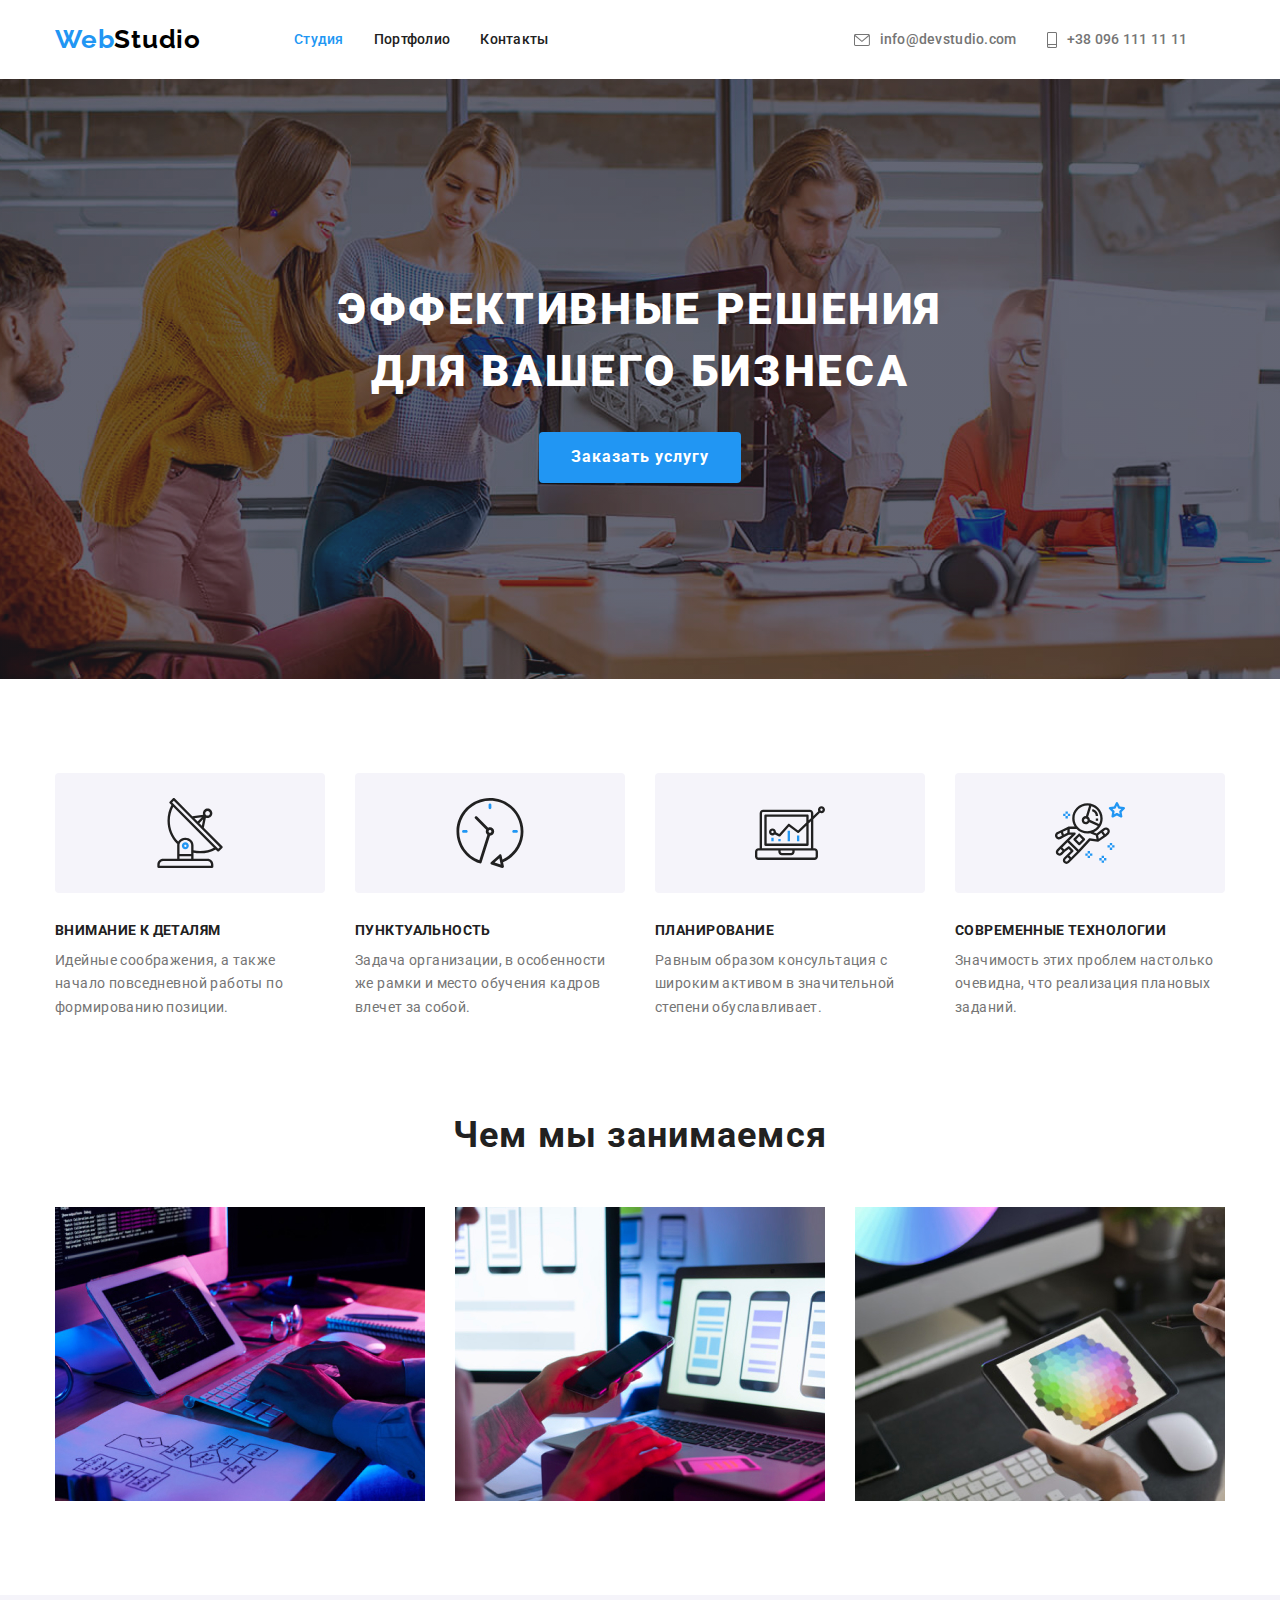
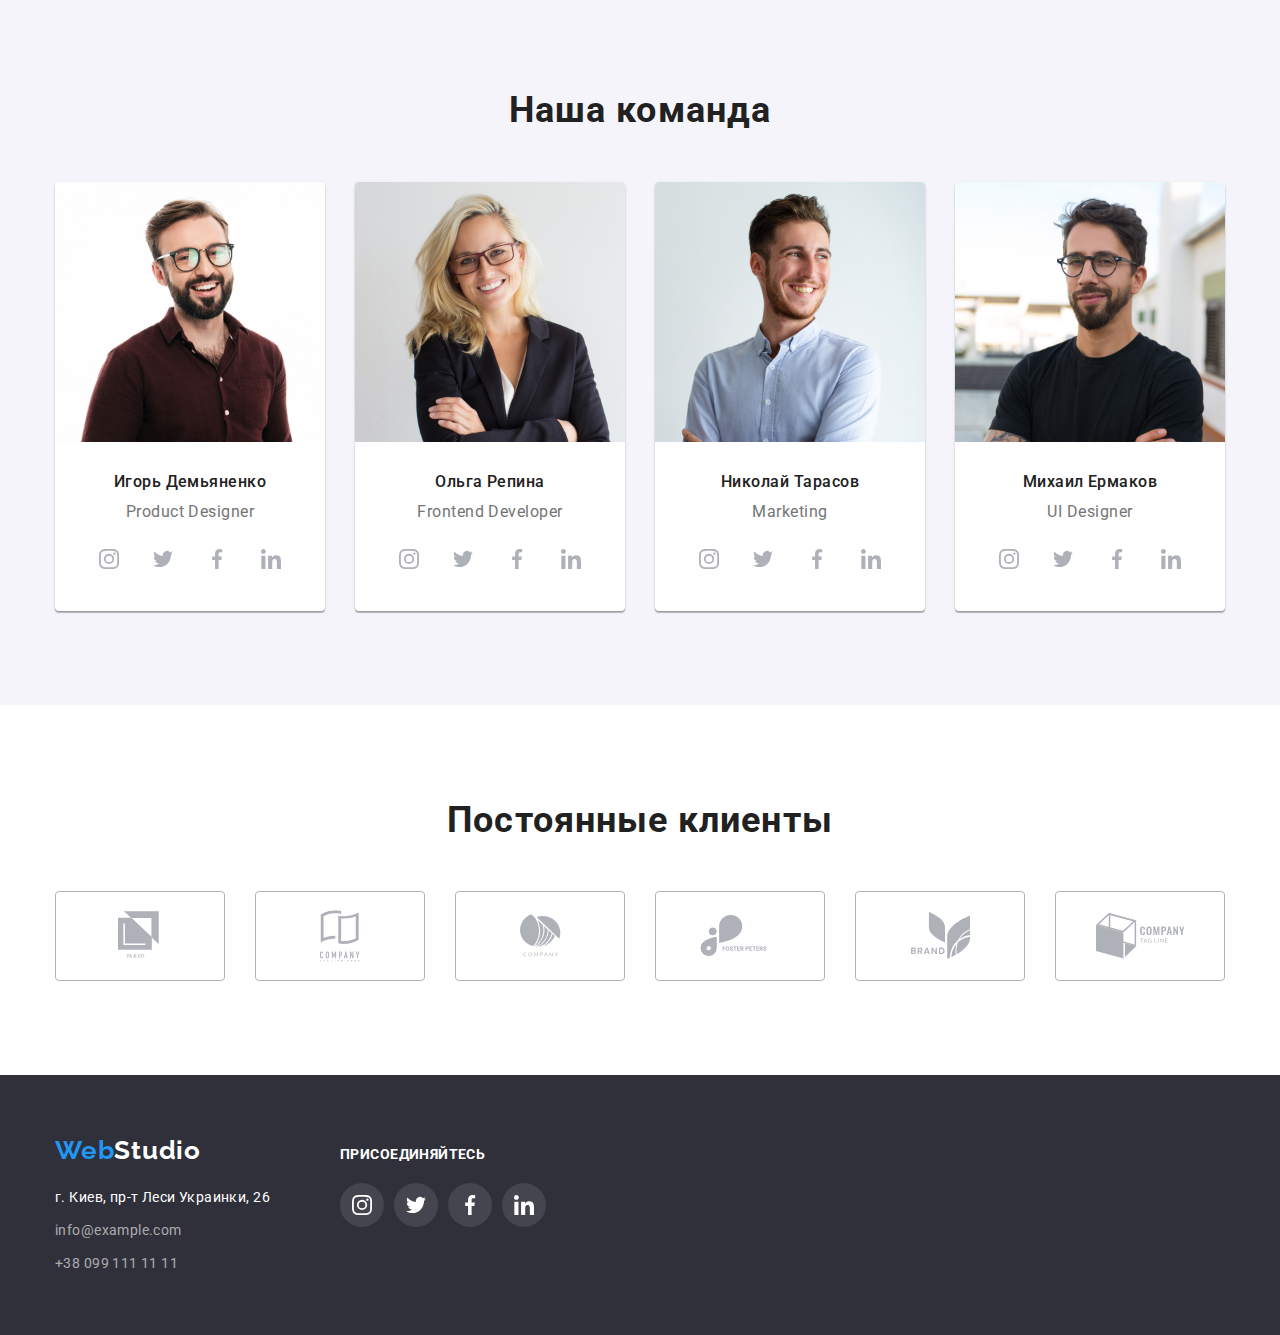
<file: index.html>
<!DOCTYPE html>
<html lang="ru">
  <head>
    <meta charset="UTF-8" />
    <meta name="viewport" content="width=device-width, initial-scale=1.0" />
    <link rel="preconnect" href="https://fonts.gstatic.com" />
    <link
      href="https://fonts.googleapis.com/css2?family=Raleway:wght@700&family=Roboto:wght@400;500;700;900&display=swap"
      rel="stylesheet"
    />
    <link rel="stylesheet" href="./css/modern-normalize.css" />
    <link rel="stylesheet" href="./css/styles.css" />
    <title>WebStudio</title>
  </head>

  <body>
    <header>
      <div class="container header">
        <a href="index.html"><span class="logo">Web</span>Studio</a>

        <nav>
          <div class="nav">
            <ul class="nav-menu">
              <li class="nav-menu-item">
                <a href="./index.html" class="nav-menu-link current">Студия</a>
              </li>
              <li class="nav-menu-item">
                <a href="./portfolio.html" class="nav-menu-link">Портфолио</a>
              </li>
              <li class="nav-menu-item">
                <a href="" class="nav-menu-link">Контакты</a>
              </li>
            </ul>
            <ul class="nav-menu-contacts">
              <li class="nav-menu-item">
                <a
                  href="mailto:info@devstudio.com"
                  class="nav-menu-link-contacts"
                >
                  <svg class="icon" width="16" height="12">
                    <use href="./images/icons.svg#icon-mail"></use>
                  </svg>
                  info@devstudio.com</a
                >
              </li>
              <li class="nav-menu-item">
                <a href="tel:+380961111111" class="nav-menu-link-contacts">
                  <svg class="icon" width="10" height="16">
                    <use href="./images/icons.svg#icon-smartphone"></use>
                  </svg>
                  +38 096 111 11 11</a
                >
              </li>
            </ul>
          </div>
        </nav>
      </div>
    </header>

    <main>
      <!-- Герой -->
      <section class="hero">
        <div class="container">
          <h1 class="hero-title">
            Эффективные решения<br />для вашего бизнеса
          </h1>
          <div class="hero-btn-item">
            <button class="hero-btn">Заказать услугу</button>
          </div>
        </div>
      </section>

      <!-- Блок 2 -->
      <div class="container">
        <section>
          <h2 class="visually-hidden">Преимущества</h2>
          <ul class="benefits">
            <li class="benefits-item">
              <div class="benefits-img">
                <svg width="70" height="70">
                  <use href="./images/icons.svg#icon-antenna"></use>
                </svg>
              </div>
              <h3 class="benefits-title">Внимание к деталям</h3>
              <p class="benefits-content">
                Идейные соображения, а также начало повседневной работы по
                формированию позиции.
              </p>
            </li>
            <li class="benefits-item">
              <div class="benefits-img">
                <svg width="70" height="70">
                  <use href="./images/icons.svg#icon-clock"></use>
                </svg>
              </div>
              <h3 class="benefits-title">Пунктуальность</h3>
              <p class="benefits-content">
                Задача организации, в особенности же рамки и место обучения
                кадров влечет за собой.
              </p>
            </li>
            <li class="benefits-item">
              <div class="benefits-img">
                <svg width="70" height="70">
                  <use href="./images/icons.svg#icon-diagram"></use>
                </svg>
              </div>
              <h3 class="benefits-title">Планирование</h3>
              <p class="benefits-content">
                Равным образом консультация с широким активом в значительной
                степени обуславливает.
              </p>
            </li>
            <li>
              <div class="benefits-img">
                <svg width="70" height="70">
                  <use href="./images/icons.svg#icon-astronaut"></use>
                </svg>
              </div>
              <h3 class="benefits-title">Современные технологии</h3>
              <p class="benefits-content">
                Значимость этих проблем настолько очевидна, что реализация
                плановых заданий.
              </p>
            </li>
          </ul>

          <div>
            <h2 class="aside-title">Чем мы занимаемся</h2>
            <ul class="aside">
              <li>
                <img
                  class="aside-img"
                  src="./images/box-1.jpg"
                  alt="Планшет на столе"
                  width="370"
                />
              </li>
              <li>
                <img
                  class="aside-img"
                  src="./images/box-2.jpg"
                  alt="Ноутбук на столе и смартфон в руках"
                  width="370"
                />
              </li>
              <li>
                <img
                  class="aside-img"
                  src="./images/box-3.jpg"
                  alt="Планшет в руках"
                  width="370"
                />
              </li>
            </ul>
          </div>
        </section>
      </div>

      <!-- Блок 3 -->
      <section class="team">
        <div class="container">
          <h2 class="team-title">Наша команда</h2>
          <ul class="team-list">
            <li class="team-list-item">
              <img
                class="team-list-img"
                src="./images/photo-1.jpg"
                alt="Игорь Демьяненко"
                width="270"
              />
              <div class="team-list-descr">
                <h4 class="team-item">Игорь Демьяненко</h4>
                <p class="team-item-descr">Product Designer</p>
                <ul class="team-icons">
                  <li>
                    <a class="team-icon-link" href="">
                      <svg width="20" height="20">
                        <use href="./images/icons.svg#icon-instagram"></use>
                      </svg>
                    </a>
                  </li>
                  <li>
                    <a class="team-icon-link" href="">
                      <svg width="20" height="20">
                        <use href="./images/icons.svg#icon-twitter"></use>
                      </svg>
                    </a>
                  </li>
                  <li>
                    <a class="team-icon-link" href="">
                      <svg width="20" height="20">
                        <use href="./images/icons.svg#icon-facebook"></use>
                      </svg>
                    </a>
                  </li>
                  <li>
                    <a class="team-icon-link" href="">
                      <svg width="20" height="20">
                        <use href="./images/icons.svg#icon-linkedin"></use>
                      </svg>
                    </a>
                  </li>
                </ul>
              </div>
            </li>
            <li class="team-list-item">
              <img
                class="team-list-img"
                src="./images/photo-2.jpg"
                alt="Ольга Репина"
                width="270"
              />
              <div class="team-list-descr">
                <h4 class="team-item">Ольга Репина</h4>
                <p class="team-item-descr">Frontend Developer</p>
                <ul class="team-icons">
                  <li>
                    <a class="team-icon-link" href="">
                      <svg width="20" height="20">
                        <use href="./images/icons.svg#icon-instagram"></use>
                      </svg>
                    </a>
                  </li>
                  <li>
                    <a class="team-icon-link" href="">
                      <svg width="20" height="20">
                        <use href="./images/icons.svg#icon-twitter"></use>
                      </svg>
                    </a>
                  </li>
                  <li>
                    <a class="team-icon-link" href="">
                      <svg width="20" height="20">
                        <use href="./images/icons.svg#icon-facebook"></use>
                      </svg>
                    </a>
                  </li>
                  <li>
                    <a class="team-icon-link" href="">
                      <svg width="20" height="20">
                        <use href="./images/icons.svg#icon-linkedin"></use>
                      </svg>
                    </a>
                  </li>
                </ul>
              </div>
            </li>
            <li class="team-list-item">
              <img
                class="team-list-img"
                src="./images/photo-3.jpg"
                alt="Николай Тарасов"
                width="270"
              />
              <div class="team-list-descr">
                <h4 class="team-item">Николай Тарасов</h4>
                <p class="team-item-descr">Marketing</p>
                <ul class="team-icons">
                  <li>
                    <a class="team-icon-link" href="">
                      <svg width="20" height="20">
                        <use href="./images/icons.svg#icon-instagram"></use>
                      </svg>
                    </a>
                  </li>
                  <li>
                    <a class="team-icon-link" href="">
                      <svg width="20" height="20">
                        <use href="./images/icons.svg#icon-twitter"></use>
                      </svg>
                    </a>
                  </li>
                  <li>
                    <a class="team-icon-link" href="">
                      <svg width="20" height="20">
                        <use href="./images/icons.svg#icon-facebook"></use>
                      </svg>
                    </a>
                  </li>
                  <li>
                    <a class="team-icon-link" href="">
                      <svg width="20" height="20">
                        <use href="./images/icons.svg#icon-linkedin"></use>
                      </svg>
                    </a>
                  </li>
                </ul>
              </div>
            </li>
            <li class="team-list-item">
              <img
                class="team-list-img"
                src="./images/photo-4.jpg"
                alt="Михаил Ермаков"
                width="270"
              />
              <div class="team-list-descr">
                <h4 class="team-item">Михаил Ермаков</h4>
                <p class="team-item-descr">UI Designer</p>
                <ul class="team-icons">
                  <li>
                    <a class="team-icon-link" href="">
                      <svg width="20" height="20">
                        <use href="./images/icons.svg#icon-instagram"></use>
                      </svg>
                    </a>
                  </li>
                  <li>
                    <a class="team-icon-link" href="">
                      <svg width="20" height="20">
                        <use href="./images/icons.svg#icon-twitter"></use>
                      </svg>
                    </a>
                  </li>
                  <li>
                    <a class="team-icon-link" href="">
                      <svg width="20" height="20">
                        <use href="./images/icons.svg#icon-facebook"></use>
                      </svg>
                    </a>
                  </li>
                  <li>
                    <a class="team-icon-link" href="">
                      <svg width="20" height="20">
                        <use href="./images/icons.svg#icon-linkedin"></use>
                      </svg>
                    </a>
                  </li>
                </ul>
              </div>
            </li>
          </ul>
        </div>
      </section>

      <!-- Блок 4 -->
      <div class="container">
        <section>
          <h2 class="clients-title">Постоянные клиенты</h2>
          <ul class="clients-list">
            <li class="clients-item">
              <a class="clients-img" href="">
                <svg width="45" height="50">
                  <use href="./images/icons.svg#icon-logo-1"></use>
                </svg>
              </a>
            </li>
            <li class="clients-item">
              <a class="clients-img" href="">
                <svg width="40" height="52">
                  <use href="./images/icons.svg#icon-logo-2"></use>
                </svg>
              </a>
            </li>
            <li class="clients-item">
              <a class="clients-img" href="">
                <svg width="41" height="43">
                  <use href="./images/icons.svg#icon-logo-3"></use>
                </svg>
              </a>
            </li>
            <li class="clients-item">
              <a class="clients-img" href="">
                <svg width="80" height="42">
                  <use href="./images/icons.svg#icon-logo-4"></use>
                </svg>
              </a>
            </li>
            <li class="clients-item">
              <a class="clients-img" href="">
                <svg width="59" height="47">
                  <use href="./images/icons.svg#icon-logo-5"></use>
                </svg>
              </a>
            </li>
            <li class="clients-item">
              <a class="clients-img" href="">
                <svg width="89" height="46">
                  <use href="./images/icons.svg#icon-logo-6"></use>
                </svg>
              </a>
            </li>
          </ul>
        </section>
      </div>
    </main>

    <footer class="footer">
      <div class="container">
        <div>
          <a class="footer-logo-link" href="index.html"
            ><span class="logo">Web</span>Studio</a
          >
          <address class="footer-address">
            г. Киев, пр-т Леси Украинки, 26
          </address>
          <ul class="footer-link-list">
            <li>
              <a href="mailto:info@example.com" class="footer-link"
                >info@example.com</a
              >
            </li>
            <li>
              <a href="tel:+380991111111" class="footer-link"
                >+38 099 111 11 11</a
              >
            </li>
          </ul>
        </div>
        <div class="join-us">
          <p>Присоединяйтесь</p>
          <ul class="join-us-list">
            <li class="join-us-list-item">
              <a class="join-us-icon" href="">
                <svg width="20" height="20">
                  <use href="./images/icons.svg#icon-instagram"></use>
                </svg>
              </a>
            </li>
            <li class="join-us-list-item">
              <a class="join-us-icon" href="">
                <svg width="20" height="20">
                  <use href="./images/icons.svg#icon-twitter"></use>
                </svg>
              </a>
            </li>
            <li class="join-us-list-item">
              <a class="join-us-icon" href="">
                <svg width="20" height="20">
                  <use href="./images/icons.svg#icon-facebook"></use>
                </svg>
              </a>
            </li>
            <li class="join-us-list-item">
              <a class="join-us-icon" href="">
                <svg width="20" height="20">
                  <use href="./images/icons.svg#icon-linkedin"></use>
                </svg>
              </a>
            </li>
          </ul>
        </div>
      </div>
    </footer>
  </body>
</html>
</file>
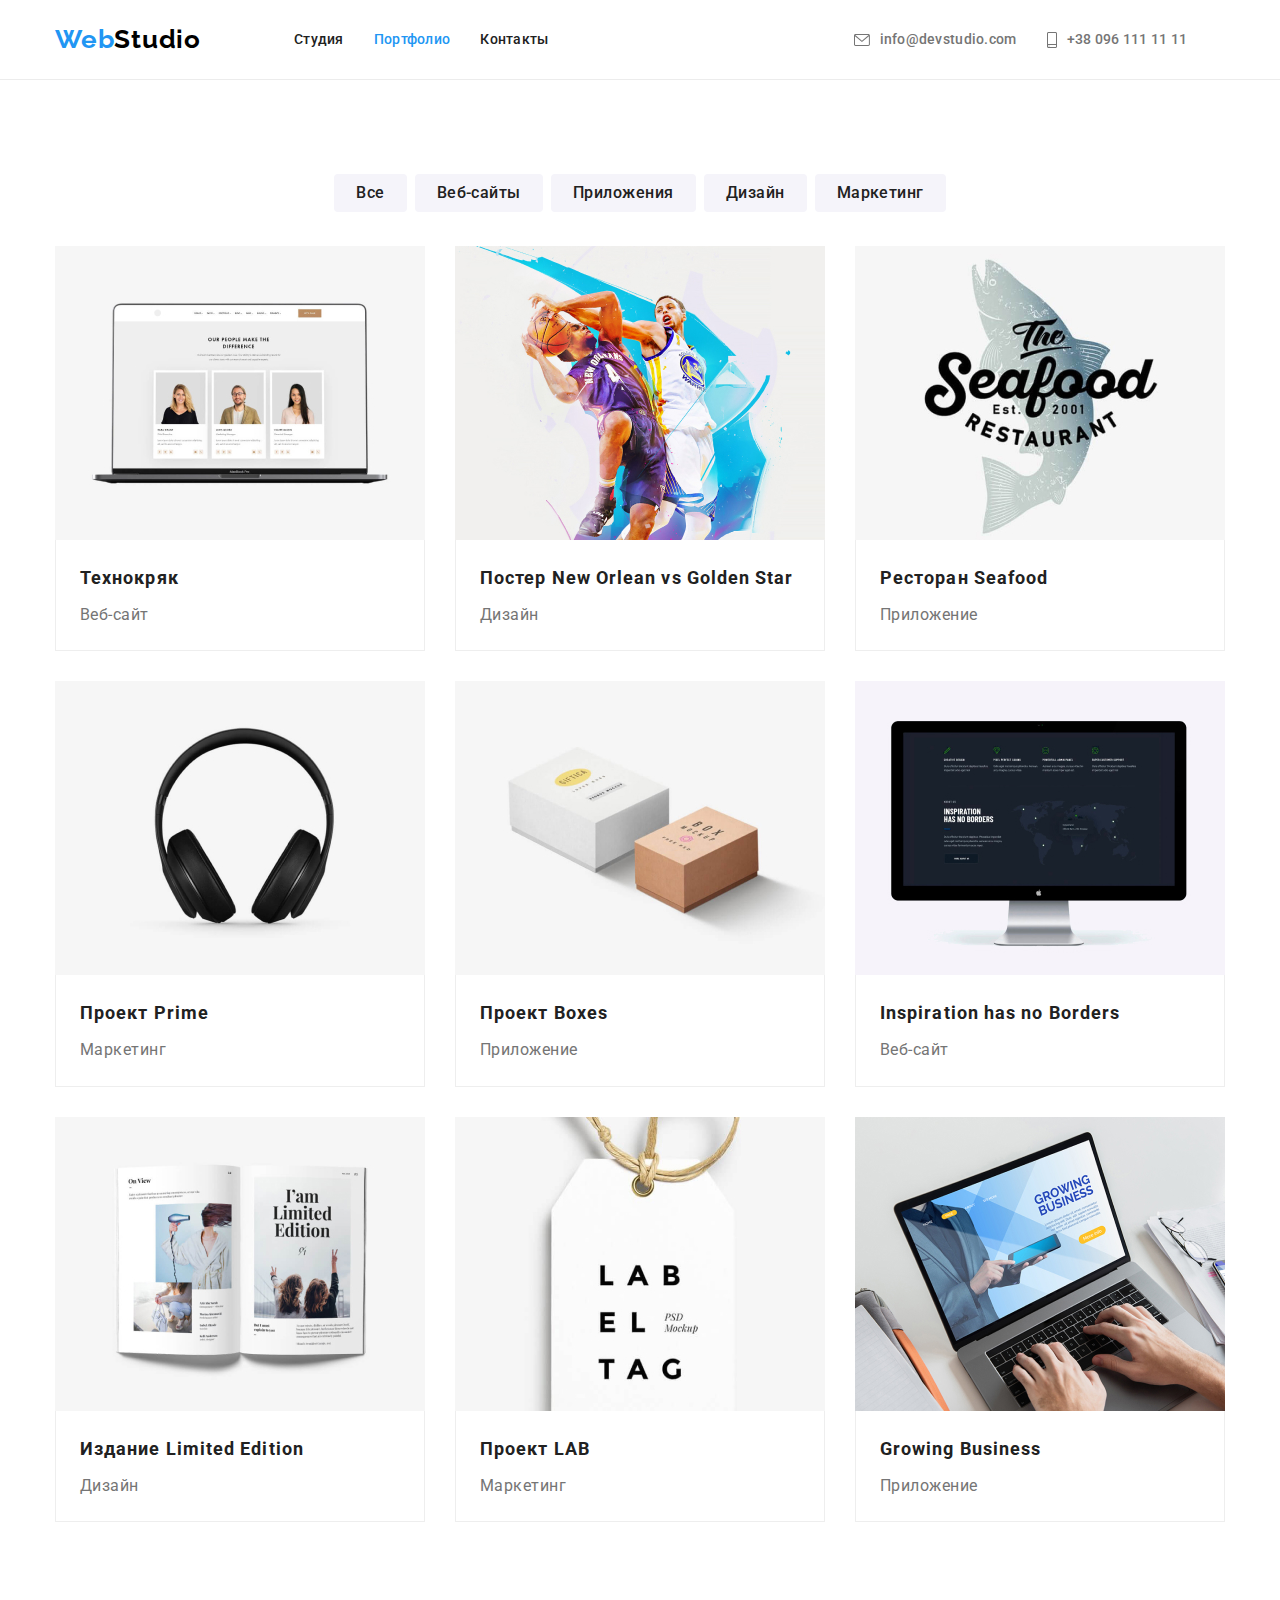
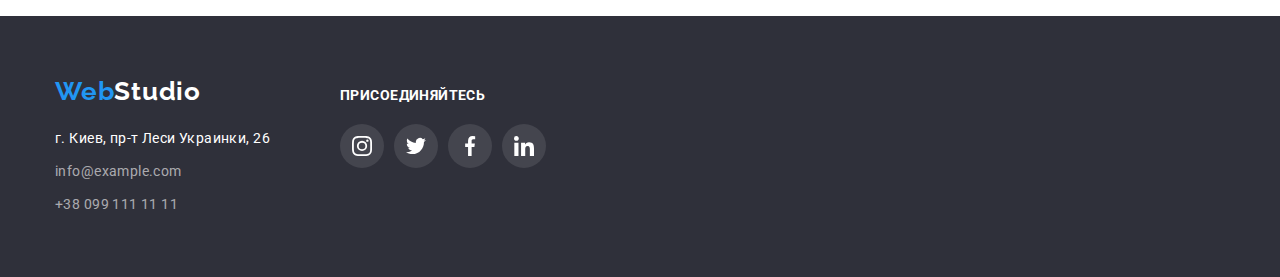
<file: portfolio.html>
<!DOCTYPE html>
<html lang="ru">
  <head>
    <meta charset="UTF-8" />
    <meta name="viewport" content="width=device-width, initial-scale=1.0" />
    <link rel="preconnect" href="https://fonts.gstatic.com" />
    <link
      href="https://fonts.googleapis.com/css2?family=Raleway:wght@700&family=Roboto:wght@400;500;700;900&display=swap"
      rel="stylesheet"
    />
    <link rel="stylesheet" href="css/modern-normalize.css" />
    <link rel="stylesheet" href="css/styles.css" />
    <title>Portfolio</title>
  </head>

  <body>
    <header class="border">
      <div class="container header">
        <a href="index.html"><span class="logo">Web</span>Studio</a>

        <nav>
          <div class="nav">
            <ul class="nav-menu">
              <li class="nav-menu-item">
                <a href="./index.html" class="nav-menu-link">Студия</a>
              </li>
              <li class="nav-menu-item">
                <a href="./portfolio.html" class="nav-menu-link current"
                  >Портфолио</a
                >
              </li>
              <li class="nav-menu-item">
                <a href="" class="nav-menu-link">Контакты</a>
              </li>
            </ul>
            <ul class="nav-menu-contacts">
              <li class="nav-menu-item">
                <a
                  href="mailto:info@devstudio.com"
                  class="nav-menu-link-contacts"
                >
                  <svg class="icon" width="16" height="12">
                    <use href="./images/icons.svg#icon-mail"></use>
                  </svg>
                  info@devstudio.com</a
                >
              </li>
              <li class="nav-menu-item">
                <a href="tel:+380961111111" class="nav-menu-link-contacts">
                  <svg class="icon" width="10" height="16">
                    <use href="./images/icons.svg#icon-smartphone"></use>
                  </svg>
                  +38 096 111 11 11</a
                >
              </li>
            </ul>
          </div>
        </nav>
      </div>
    </header>

    <main>
      <div class="container">
        <section class="portfolio">
          <h1 class="visually-hidden">Галерея работ</h1>
          <div class="portfolio-btn-container">
            <ul class="portfolio-btn-list">
              <li class="portfolio-btn-list-item">
                <button class="portfolio-btn">Все</button>
              </li>
              <li class="portfolio-btn-list-item">
                <button class="portfolio-btn">Веб-сайты</button>
              </li>
              <li class="portfolio-btn-list-item">
                <button class="portfolio-btn">Приложения</button>
              </li>
              <li class="portfolio-btn-list-item">
                <button class="portfolio-btn">Дизайн</button>
              </li>
              <li class="portfolio-btn-list-item">
                <button class="portfolio-btn">Маркетинг</button>
              </li>
            </ul>
          </div>
          <ul class="portfolio-gallery">
            <li class="portfolio-gallery-item">
              <a class="portfolio-gallery-item-link" href="">
                <div class="portfolio-img-thumb">
                  <img src="./images/img-1.jpg" alt="Технокряк" width="370" />
                </div>
                <div class="portfolio-descr">
                  <h2 class="portfolio-item">Технокряк</h2>
                  <p class="portfolio-item-descr">Веб-сайт</p>
                </div>
              </a>
            </li>

            <li class="portfolio-gallery-item">
              <a class="portfolio-gallery-item-link" href="">
                <div class="portfolio-img-thumb">
                  <img
                    src="./images/img-2.jpg"
                    alt="Постер New Orlean vs Golden Star"
                    width="370"
                  />
                </div>
                <div class="portfolio-descr">
                  <h2 class="portfolio-item">
                    Постер New Orlean vs Golden Star
                  </h2>
                  <p class="portfolio-item-descr">Дизайн</p>
                </div>
              </a>
            </li>

            <li class="portfolio-gallery-item">
              <a class="portfolio-gallery-item-link" href="">
                <div class="portfolio-img-thumb">
                  <img
                    src="./images/img-3.jpg"
                    alt="Ресторан Seafood"
                    width="370"
                  />
                </div>
                <div class="portfolio-descr">
                  <h2 class="portfolio-item">Ресторан Seafood</h2>
                  <p class="portfolio-item-descr">Приложение</p>
                </div>
              </a>
            </li>

            <li class="portfolio-gallery-item">
              <a class="portfolio-gallery-item-link" href="">
                <div class="portfolio-img-thumb">
                  <img
                    src="./images/img-4.jpg"
                    alt="Проект Prime"
                    width="370"
                  />
                </div>
                <div class="portfolio-descr">
                  <h2 class="portfolio-item">Проект Prime</h2>
                  <p class="portfolio-item-descr">Маркетинг</p>
                </div>
              </a>
            </li>

            <li class="portfolio-gallery-item">
              <a class="portfolio-gallery-item-link" href="">
                <div class="portfolio-img-thumb">
                  <img
                    src="./images/img-5.jpg"
                    alt="Проект Boxes"
                    width="370"
                  />
                </div>
                <div class="portfolio-descr">
                  <h2 class="portfolio-item">Проект Boxes</h2>
                  <p class="portfolio-item-descr">Приложение</p>
                </div>
              </a>
            </li>

            <li class="portfolio-gallery-item">
              <a class="portfolio-gallery-item-link" href="">
                <div class="portfolio-img-thumb">
                  <img
                    src="./images/img-6.jpg"
                    alt="Inspiration has no Borders"
                    width="370"
                  />
                </div>
                <div class="portfolio-descr">
                  <h2 class="portfolio-item">Inspiration has no Borders</h2>
                  <p class="portfolio-item-descr">Веб-сайт</p>
                </div>
              </a>
            </li>

            <li class="portfolio-gallery-item">
              <a class="portfolio-gallery-item-link" href="">
                <div class="portfolio-img-thumb">
                  <img
                    src="./images/img-7.jpg"
                    alt="Издание Limited Edition"
                    width="370"
                  />
                </div>
                <div class="portfolio-descr">
                  <h2 class="portfolio-item">Издание Limited Edition</h2>
                  <p class="portfolio-item-descr">Дизайн</p>
                </div>
              </a>
            </li>

            <li class="portfolio-gallery-item">
              <a class="portfolio-gallery-item-link" href="">
                <div class="portfolio-img-thumb">
                  <img src="./images/img-8.jpg" alt="Проект LAB" width="370" />
                </div>
                <div class="portfolio-descr">
                  <h2 class="portfolio-item">Проект LAB</h2>
                  <p class="portfolio-item-descr">Маркетинг</p>
                </div>
              </a>
            </li>

            <li class="portfolio-gallery-item">
              <a class="portfolio-gallery-item-link" href="">
                <div class="portfolio-img-thumb">
                  <img
                    src="./images/img-9.jpg"
                    alt="Growing Business"
                    width="370"
                  />
                </div>
                <div class="portfolio-descr">
                  <h2 class="portfolio-item">Growing Business</h2>
                  <p class="portfolio-item-descr">Приложение</p>
                </div>
              </a>
            </li>
          </ul>
        </section>
      </div>
    </main>

    <footer class="footer">
      <div class="container">
        <div>
          <a class="footer-logo-link" href="index.html"
            ><span class="logo">Web</span>Studio</a
          >
          <address class="footer-address">
            г. Киев, пр-т Леси Украинки, 26
          </address>
          <ul class="footer-link-list">
            <li>
              <a href="mailto:info@example.com" class="footer-link"
                >info@example.com</a
              >
            </li>
            <li>
              <a href="tel:+380991111111" class="footer-link"
                >+38 099 111 11 11</a
              >
            </li>
          </ul>
        </div>
        <div class="join-us">
          <p>Присоединяйтесь</p>
          <ul class="join-us-list">
            <li class="join-us-list-item">
              <a class="join-us-icon" href="">
                <svg width="20" height="20">
                  <use href="./images/icons.svg#icon-instagram"></use>
                </svg>
              </a>
            </li>
            <li class="join-us-list-item">
              <a class="join-us-icon" href="">
                <svg width="20" height="20">
                  <use href="./images/icons.svg#icon-twitter"></use>
                </svg>
              </a>
            </li>
            <li class="join-us-list-item">
              <a class="join-us-icon" href="">
                <svg width="20" height="20">
                  <use href="./images/icons.svg#icon-facebook"></use>
                </svg>
              </a>
            </li>
            <li class="join-us-list-item">
              <a class="join-us-icon" href="">
                <svg width="20" height="20">
                  <use href="./images/icons.svg#icon-linkedin"></use>
                </svg>
              </a>
            </li>
          </ul>
        </div>
      </div>
    </footer>
  </body>
</html>
</file>
<file: css/styles.css>
:root {
  --primary-color: #000000;
  --secondary-color: #212121;
  --accent-color: #2196f3;
  --link-color: #757575;
  --white-color: #ffffff;
  --secondary-white-color: #f5f4fa;
  --bgd-color: #2f303a;
  --border-color: #ececec;
  --portfolio-border-color: #eeeeee;
  --grey-color: #afb1b8;
  --footer-icon-bgd: rgba(255, 255, 255, 0.1);
}

body {
  font-family: 'Roboto', sans-serif;
}

a {
  text-decoration: none;
}

ul {
  margin: 0;
  padding: 0;
  list-style: none;
}

.container {
  width: 1200px;
  padding: 0 15px;
  margin-left: auto;
  margin-right: auto;
}

.visually-hidden {
  position: absolute;
  width: 1px;
  height: 1px;
  margin: -1px;
  border: 0;
  padding: 0;
  white-space: nowrap;
  clip-path: inset(100%);
  clip: rect(0 0 0 0);
  overflow: hidden;
}

/* header */
.border {
  border-bottom: 1px solid var(--border-color);
}

.header {
  display: flex;
  align-items: center;
  padding-top: 24px;
  padding-bottom: 24px;
}

/* .header a {
  display: block;
} */

.logo {
  font-family: 'Raleway', sans-serif;
  font-weight: 700;
  font-size: 26px;
  line-height: 1.2;
  letter-spacing: 0.03em;
  color: var(--accent-color);
}

.container.header > a {
  font-family: 'Raleway', sans-serif;
  font-weight: 700;
  font-size: 26px;
  line-height: 1.2;
  letter-spacing: 0.03em;
  color: var(--primary-color);
}

.nav {
  display: flex;
  justify-content: space-between;
  margin-left: 93px;
}

.nav-menu {
  display: flex;

  justify-content: space-between;
}

.nav-menu-contacts {
  display: flex;
  margin-left: 305px;
}

.nav-menu-item {
  display: flex;
  align-items: center;

  margin-right: 30px;
}

.nav-menu-item:last-of-type {
  margin-right: 0;
}

/* .nav-menu-mail {
  display: flex;
} */

.nav-menu-link {
  display: block;
  font-weight: 500;
  font-size: 14px;
  line-height: 1.1;
  letter-spacing: 0.02em;
  color: var(--secondary-color);
}

.nav-menu-link:hover,
.nav-menu-link:focus,
.nav-menu-link:active {
  color: var(--accent-color);
}

.nav-menu-link.current {
  color: var(--accent-color);
}

.nav-menu-link-contacts {
  display: flex;

  font-weight: 500;
  font-size: 14px;
  line-height: 1.1;
  letter-spacing: 0.02em;
  color: var(--link-color);
}

.nav-menu-contacts:last-of-type {
  margin-right: 0;
}

.nav-menu-link-contacts:hover,
.nav-menu-link-contacts:focus,
.nav-menu-link-contacts:active {
  color: var(--accent-color);
}

.icon {
  fill: currentColor;
  margin-right: 10px;
  margin-top: auto;
  margin-bottom: auto;
}

/* Стили для героя */

.hero {
  max-width: 1600px;
  max-height: 600px;
  margin-left: auto;
  margin-right: auto;
  background-image: linear-gradient(
      to right,
      rgba(47, 48, 58, 0.4),
      rgba(47, 48, 58, 0.4)
    ),
    url(../images/hero.jpg);
  background-repeat: no-repeat;
  background-position: center;
  background-size: cover;
}

.hero-title {
  padding-top: 200px;
  font-weight: 900;
  font-size: 44px;
  line-height: 1.4;
  text-align: center;
  letter-spacing: 0.06em;
  text-transform: uppercase;
  color: var(--white-color);
}

.hero-btn-item {
  text-align: center;
}

.hero-btn {
  margin-top: 30px;
  margin-bottom: 200px;
  padding: 10px 32px;
  border-radius: 4px;
  border: none;
  cursor: pointer;
  font-family: inherit;
  font-weight: 700;
  font-size: 16px;
  line-height: 1.9;
  text-align: center;
  letter-spacing: 0.06em;
  color: var(--white-color);
  background-color: var(--accent-color);
}

.hero-btn:hover,
.hero-btn:focus,
.hero-btn:active {
  color: var(--secondary-color);
  background-color: var(--secondary-white-color);
}

/* Стили для блока 2 */

.benefits {
  display: flex;
  padding: 94px 0;
}

.benefits-item {
  max-width: 270px;
  margin-right: 30px;
}

.benefits-img {
  display: block;
  text-align: center;
  padding: 25px 100px;
  margin-bottom: 30px;
  border-radius: 4px;
  width: 270px;
  height: 120px;
  background-color: var(--secondary-white-color);
}

.benefits-title {
  margin-bottom: 10px;
  font-weight: 700;
  font-size: 14px;
  line-height: 1.1;
  letter-spacing: 0.03em;
  text-transform: uppercase;
  color: var(--secondary-color);
}

.benefits-content {
  margin: 0;
  font-weight: 400;
  font-size: 14px;
  line-height: 1.7;
  letter-spacing: 0.03em;
  color: var(--link-color);
}

.aside-title {
  font-weight: 700;
  font-size: 36px;
  line-height: 1.2;
  text-align: center;
  letter-spacing: 0.03em;
  color: var(--secondary-color);
}

.aside {
  display: flex;
  justify-content: space-between;
  padding-top: 50px;
  padding-bottom: 94px;
}

.aside-img {
  display: block;
}

/* Стили для блока 3 */

.team {
  background-color: var(--secondary-white-color);
}

.team-title {
  padding: 94px 0 50px 0;
  font-weight: 700;
  font-size: 36px;
  line-height: 1.2;
  text-align: center;
  letter-spacing: 0.03em;
  color: var(--secondary-color);
}

.team-list {
  display: flex;
  justify-content: space-between;
  padding-bottom: 94px;
}

.team-list-item {
  background-color: var(--white-color);
  border-radius: 4px;
  overflow: hidden;
  box-shadow: 0px 1px 3px rgba(0, 0, 0, 0.12), 0px 1px 1px rgba(0, 0, 0, 0.14),
    0px 2px 1px rgba(0, 0, 0, 0.2);
}

.team-list-img {
  display: block;
}

.team-list-descr {
  padding-top: 30px;
  padding-bottom: 30px;
}

.team-item {
  font-weight: 500;
  font-size: 16px;
  line-height: 1.2;
  text-align: center;
  letter-spacing: 0.03em;
  color: var(--secondary-color);
}

.team-item-descr {
  margin: 0;
  margin-top: 10px;
  font-weight: 400;
  font-size: 16px;
  line-height: 1.2;
  text-align: center;
  letter-spacing: 0.03em;
  color: var(--link-color);
}

.team-icons {
  display: flex;
  justify-content: space-between;
  margin: 16px 32px 0px 32px;
}

.team-icon-link {
  display: flex;
  align-items: center;
  justify-content: center;
  width: 44px;
  height: 44px;
  fill: var(--grey-color);
}

.team-icon-link:hover,
.team-icon-link:focus,
.team-icon-link:active {
  color: currentColor;
  background-color: var(--accent-color);
  border-radius: 50%;
  fill: var(--white-color);
}

/* Стили для Блока 4 */
.clients-title {
  padding-top: 94px;
  padding-bottom: 50px;
  font-weight: 700;
  font-size: 36px;
  line-height: 1.17;
  text-align: center;
  letter-spacing: 0.03em;
  color: var(--secondary-color);
}

.clients-list {
  display: flex;
  justify-content: space-between;
  padding-bottom: 94px;
}

.clients-item {
  display: flex;
  align-items: center;
  justify-content: center;
  width: 170px;
  height: 90px;
}

.clients-img {
  display: flex;
  width: 170px;
  height: 90px;
  align-items: center;
  justify-content: center;
  border: 1px solid var(--grey-color);
  border-radius: 4px;
  fill: var(--grey-color);
}

.clients-img:hover,
.clients-img:focus,
.clients-img:active {
  border: 1px solid var(--accent-color);
  fill: var(--accent-color);
}

/* Стили для футера */

.footer {
  background-color: var(--bgd-color);
}

.footer .container {
  min-height: 252px;
  display: flex;
  align-items: baseline;
}

.footer-logo-link {
  display: block;
  padding-top: 60px;
  font-family: 'Raleway', sans-serif;
  font-weight: 700;
  font-size: 26px;
  line-height: 1.2;
  letter-spacing: 0.03em;
  color: var(--white-color);
}

.footer-address {
  margin-top: 20px;
  font-style: normal;
  font-weight: 400;
  font-size: 14px;
  line-height: 1.7;
  letter-spacing: 0.03em;
  color: var(--white-color);
}

.footer-link-list {
  padding-bottom: 60px;
}

.footer-link {
  display: block;
  margin-top: 9px;
  font-weight: 400;
  font-size: 14px;
  line-height: 1.7;
  letter-spacing: 0.03em;
  color: rgba(255, 255, 255, 0.6);
}

.footer p {
  margin: 0;
  margin-bottom: 20px;
  font-weight: 700;
  font-size: 14px;
  line-height: 1.14;
  letter-spacing: 0.03em;
  text-transform: uppercase;
  color: var(--white-color);
}

.join-us {
  margin-left: 70px;
}

.join-us-list {
  display: flex;
}

.join-us-list-item {
  margin-right: 10px;
}

.join-us-list-item:last-child {
  margin-right: 0;
}

.join-us-icon {
  display: flex;
  align-items: center;
  justify-content: center;
  width: 44px;
  height: 44px;
  border-radius: 50%;
  fill: var(--white-color);
  background-color: var(--footer-icon-bgd);
}

.join-us-icon:hover,
.join-us-icon:focus,
.join-us-icon:active {
  background-color: var(--accent-color);
}

/* Стили для portfolio */

.portfolio {
  padding: 94px 0;
}

.portfolio-btn-container {
  display: flex;
  justify-content: center;
}

.portfolio-btn-list {
  display: flex;
  margin-bottom: 34px;
}

.portfolio-btn {
  padding: 6px 22px;
  font-family: inherit;
  font-weight: 500;
  font-size: 16px;
  line-height: 1.6;
  text-align: center;
  letter-spacing: 0.03em;
  color: var(--secondary-color);
  background-color: var(--secondary-white-color);
  cursor: pointer;
  border-radius: 4px;
  border: none;
}

.portfolio-btn:hover,
.portfolio-btn:focus {
  box-shadow: 0px 3px 1px rgba(0, 0, 0, 0.1), 0px 1px 2px rgba(0, 0, 0, 0.08),
    0px 2px 2px rgba(0, 0, 0, 0.12);
}

.portfolio-btn-list-item {
  margin-right: 8px;
}

.portfolio-btn-list-item:last-child {
  margin-right: 0;
}

.portfolio-btn:hover,
.portfolio-btn:focus,
.portfolio-btn:active {
  color: var(--white-color);
  background-color: var(--accent-color);
}

.portfolio-gallery {
  display: flex;
  flex-wrap: wrap;
  margin: 0 -30px -30px 0;
}

.portfolio-gallery-item {
  flex-basis: calc(100% / 3 - 30px);
  margin: 0 30px 30px 0;
}

.portfolio-gallery-item-link {
  display: block;
}

.portfolio-gallery-item-link:hover,
.portfolio-gallery-item-link:focus {
  box-shadow: 0px 1px 1px rgba(0, 0, 0, 0.12), 0px 4px 4px rgba(0, 0, 0, 0.06),
    1px 4px 6px rgba(0, 0, 0, 0.16);
}

.portfolio-img-thumb {
  display: block;
}

.portfolio-img-thumb img {
  display: block;
}

.portfolio-descr {
  padding: 20px 24px;
  border: 1px solid var(--portfolio-border-color);
  border-top: none;
}

.portfolio-item {
  margin-bottom: 4px;
  font-weight: 700;
  font-size: 18px;
  line-height: 2;
  letter-spacing: 0.06em;
  color: var(--secondary-color);
}

.portfolio-item-descr {
  margin: 0;
  font-weight: 400;
  font-size: 16px;
  line-height: 1.9;
  letter-spacing: 0.03em;
  color: var(--link-color);
}
</file>
